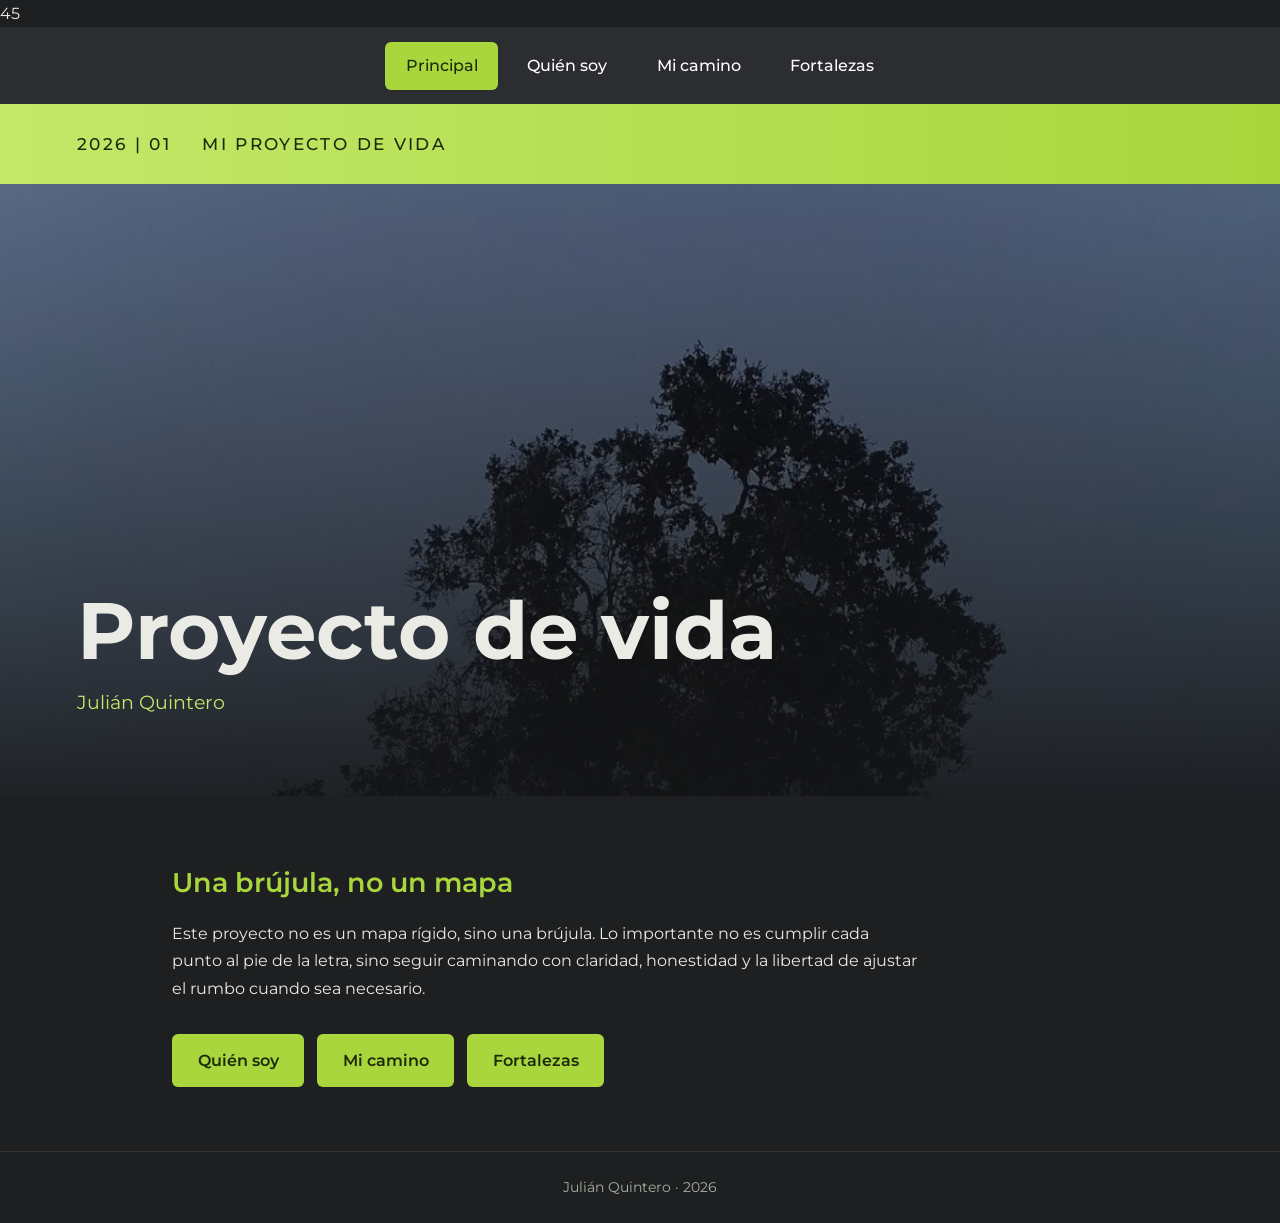
<file: index.html>
45<!DOCTYPE html>
<html lang="es">
<head>
  <meta charset="UTF-8">
  <meta name="viewport" content="width=device-width, initial-scale=1">
  <title>Proyecto de vida · Julián Quintero</title>
  <link rel="stylesheet" href="style.css">
</head>
<body>

  <!-- MENÚ EN COMÚN (igual en todas las páginas) -->
  <nav class="menu">
    <ul>
      <li><a href="index.html" class="activo">Principal</a></li>
      <li><a href="quien-soy.html">Quién soy</a></li>
      <li><a href="mi-camino.html">Mi camino</a></li>
      <li><a href="fortalezas.html">Fortalezas</a></li>
    </ul>
  </nav>

  <div class="franja"><span>2026 | 01</span> Mi proyecto de vida</div>

  <header class="portada">
    <div>
      <h1>Proyecto de vida</h1>
      <p>Julián Quintero</p>
    </div>
  </header>

  <main class="contenido">
    <h2>Una brújula, no un mapa</h2>
    <p>Este proyecto no es un mapa rígido, sino una brújula. Lo importante no es cumplir cada punto al pie de la letra, sino seguir caminando con claridad, honestidad y la libertad de ajustar el rumbo cuando sea necesario.</p>
    <div class="botones">
      <a class="boton" href="quien-soy.html">Quién soy</a>
      <a class="boton" href="mi-camino.html">Mi camino</a>
      <a class="boton" href="fortalezas.html">Fortalezas</a>
    </div>
  </main>

  <footer>Julián Quintero · 2026</footer>
</body>
</html>
</file>
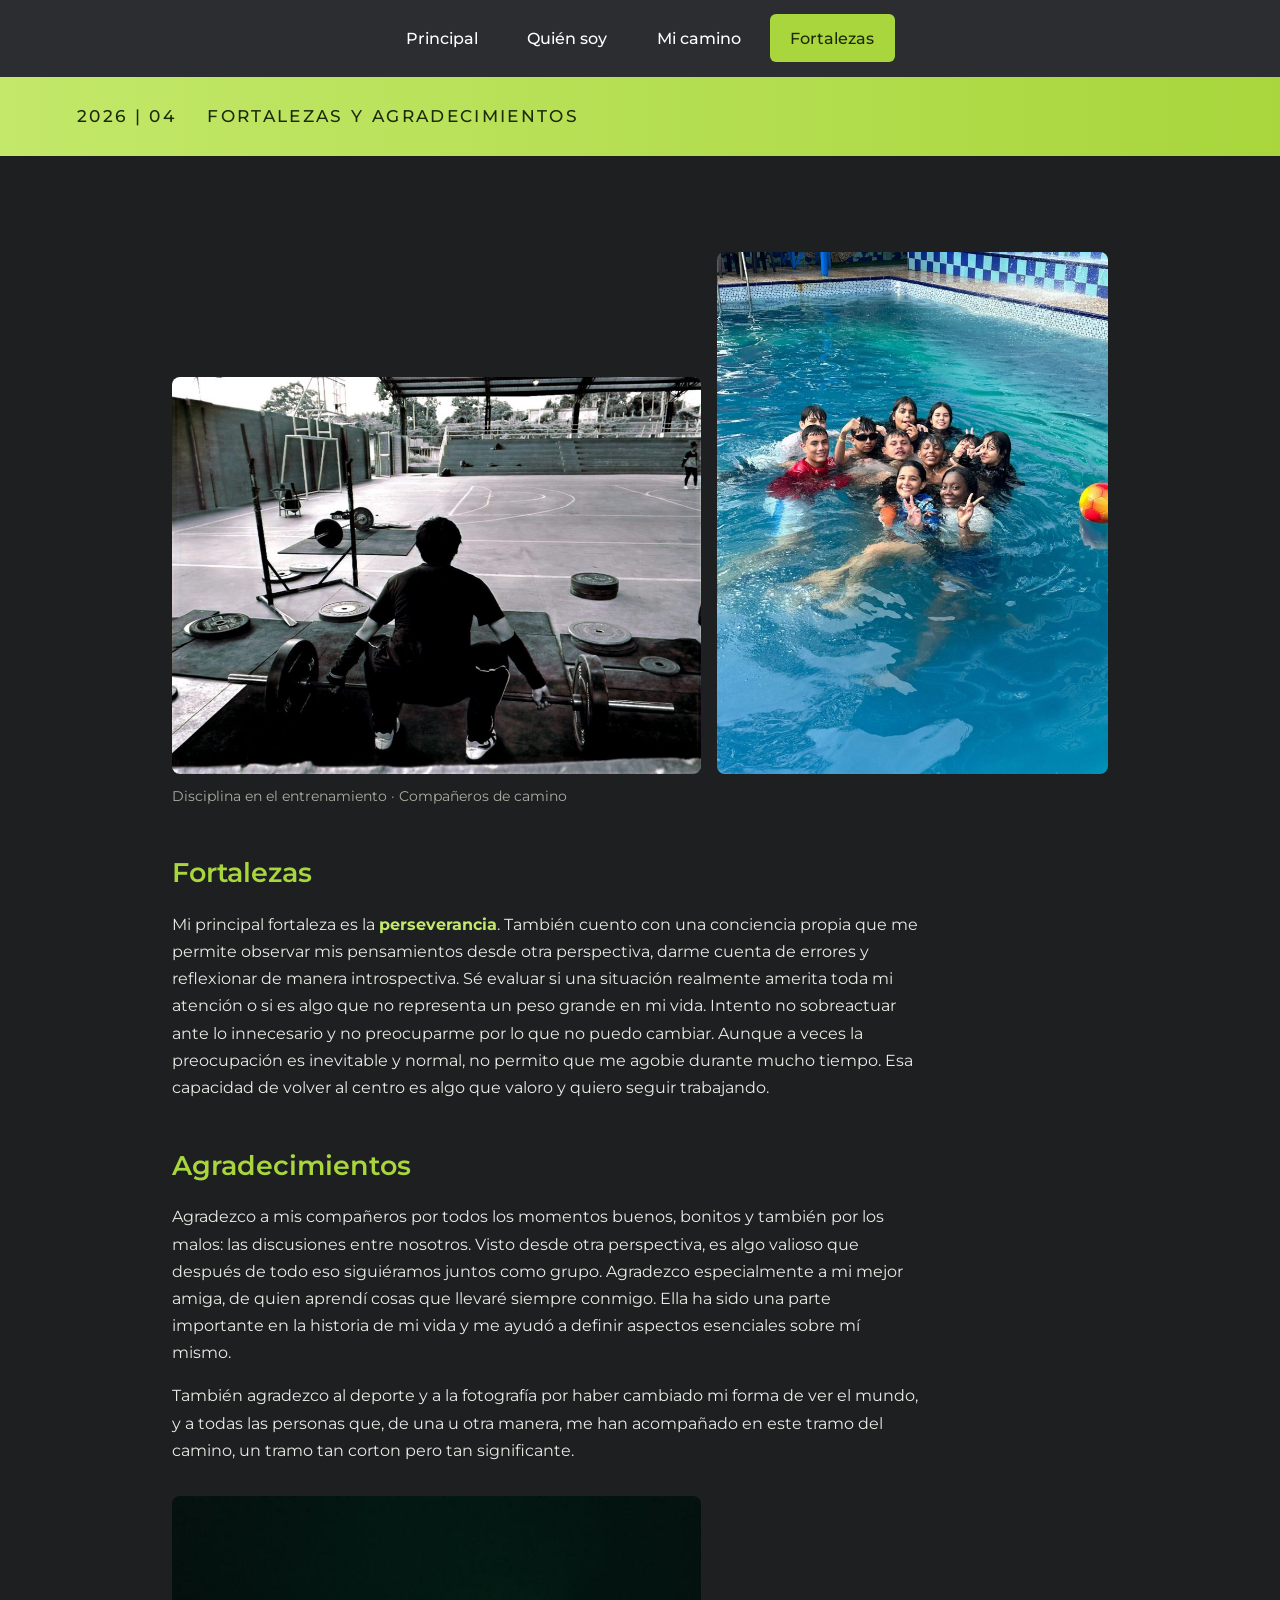
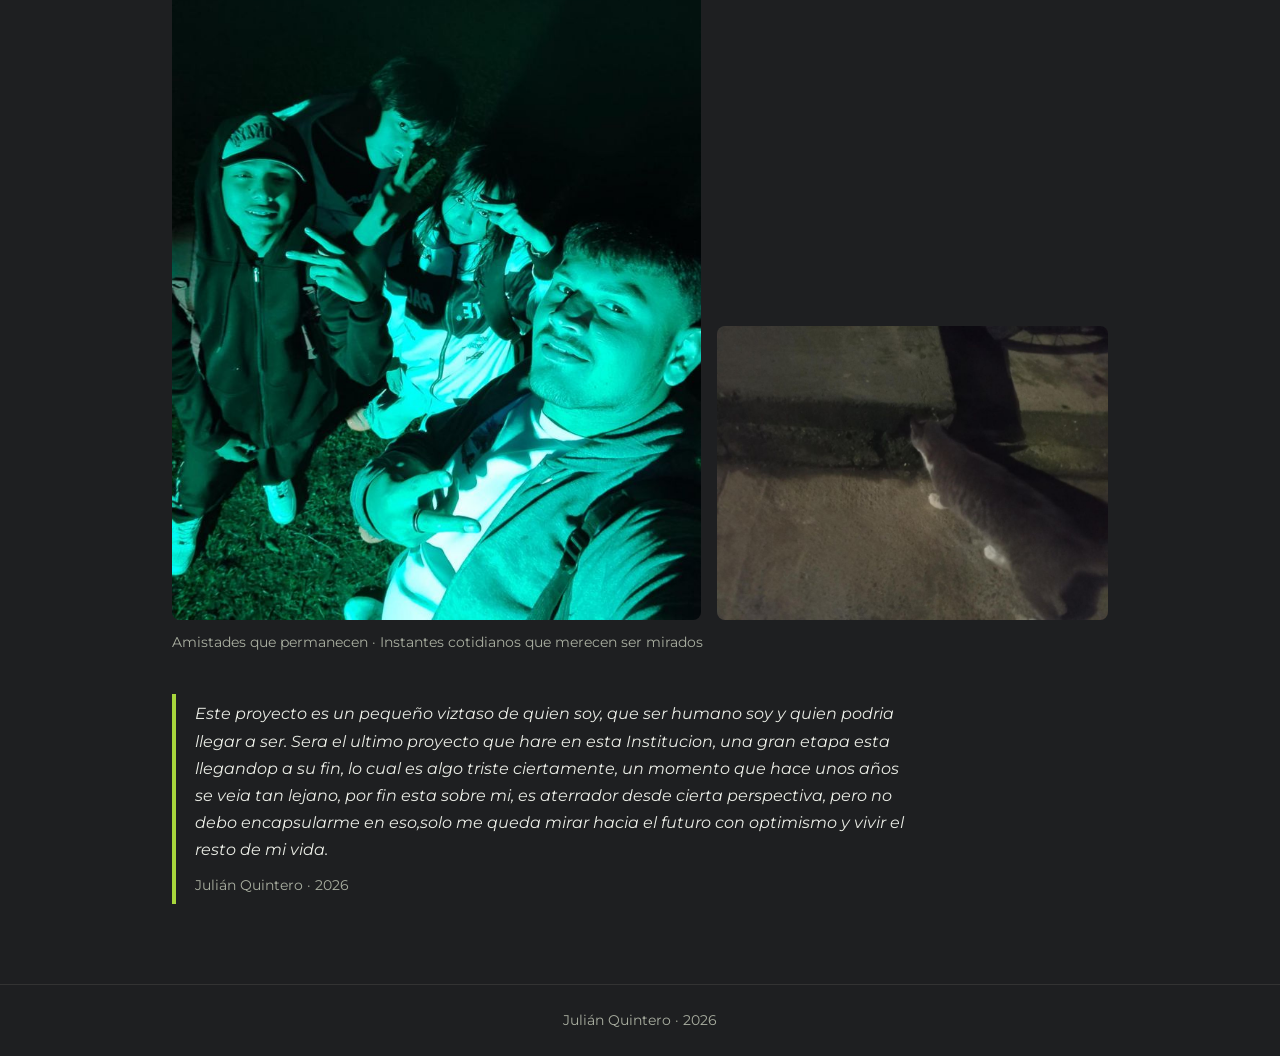
<file: fortalezas.html>
<!DOCTYPE html>
<html lang="es">
<head>
  <meta charset="UTF-8">
  <meta name="viewport" content="width=device-width, initial-scale=1">
  <title>Fortalezas · Julián Quintero</title>
  <link rel="stylesheet" href="style.css">
</head>
<body>

  <!-- MENÚ EN COMÚN (igual en todas las páginas) -->
  <nav class="menu">
    <ul>
      <li><a href="index.html">Principal</a></li>
      <li><a href="quien-soy.html">Quién soy</a></li>
      <li><a href="mi-camino.html">Mi camino</a></li>
      <li><a href="fortalezas.html" class="activo">Fortalezas</a></li>
    </ul>
  </nav>

  <div class="franja"><span>2026 | 04</span> Fortalezas y agradecimientos</div>

  <main class="contenido">
    <figure>
      <div class="fotos asim">
        <img src="img/entrenamiento.jpg" alt="Silueta frente a una barra, en blanco y negro">
        <img src="img/piscina.jpg" alt="Grupo de compañeros en una piscina">
      </div>
      <figcaption>Disciplina en el entrenamiento · Compañeros de camino</figcaption>
    </figure>
    <h2>Fortalezas</h2>
    <p>Mi principal fortaleza es la <strong>perseverancia</strong>. También cuento con una conciencia propia que me permite observar mis pensamientos desde otra perspectiva, darme cuenta de errores y reflexionar de manera introspectiva. Sé evaluar si una situación realmente amerita toda mi atención o si es algo que no representa un peso grande en mi vida. Intento no sobreactuar ante lo innecesario y no preocuparme por lo que no puedo cambiar. Aunque a veces la preocupación es inevitable y normal, no permito que me agobie durante mucho tiempo. Esa capacidad de volver al centro es algo que valoro y quiero seguir trabajando.</p>
    <h2>Agradecimientos</h2>
    <p>Agradezco a mis compañeros por todos los momentos buenos, bonitos y también por los malos: las discusiones entre nosotros. Visto desde otra perspectiva, es algo valioso que después de todo eso siguiéramos juntos como grupo. Agradezco especialmente a mi mejor amiga, de quien aprendí cosas que llevaré siempre conmigo. Ella ha sido una parte importante en la historia de mi vida y me ayudó a definir aspectos esenciales sobre mí mismo.</p>
    <p>También agradezco al deporte y a la fotografía por haber cambiado mi forma de ver el mundo, y a todas las personas que, de una u otra manera, me han acompañado en este tramo del camino, un tramo tan corton pero tan significante.</p>
    <figure>
      <div class="fotos asim">
        <img src="img/amigos.jpg" alt="Selfie nocturna de amigos con luz verde">
        <img src="img/gato.jpg" alt="Un gato caminando de noche">
      </div>
      <figcaption>Amistades que permanecen · Instantes cotidianos que merecen ser mirados</figcaption>
    </figure>
    <p class="cita">Este proyecto es un pequeño viztaso de quien soy, que ser humano soy y quien podria llegar a ser.  Sera el ultimo proyecto que hare en esta Institucion, una gran etapa esta llegandop a su fin, lo cual es algo triste ciertamente, un momento que hace unos años se veia tan lejano, por fin esta sobre mi, es aterrador desde cierta perspectiva, pero no debo encapsularme en eso,solo me queda mirar hacia el futuro con optimismo y vivir el resto de mi vida.<span>Julián Quintero · 2026</span></p>
  </main>

  <footer>Julián Quintero · 2026</footer>
</body>
</html>
</file>
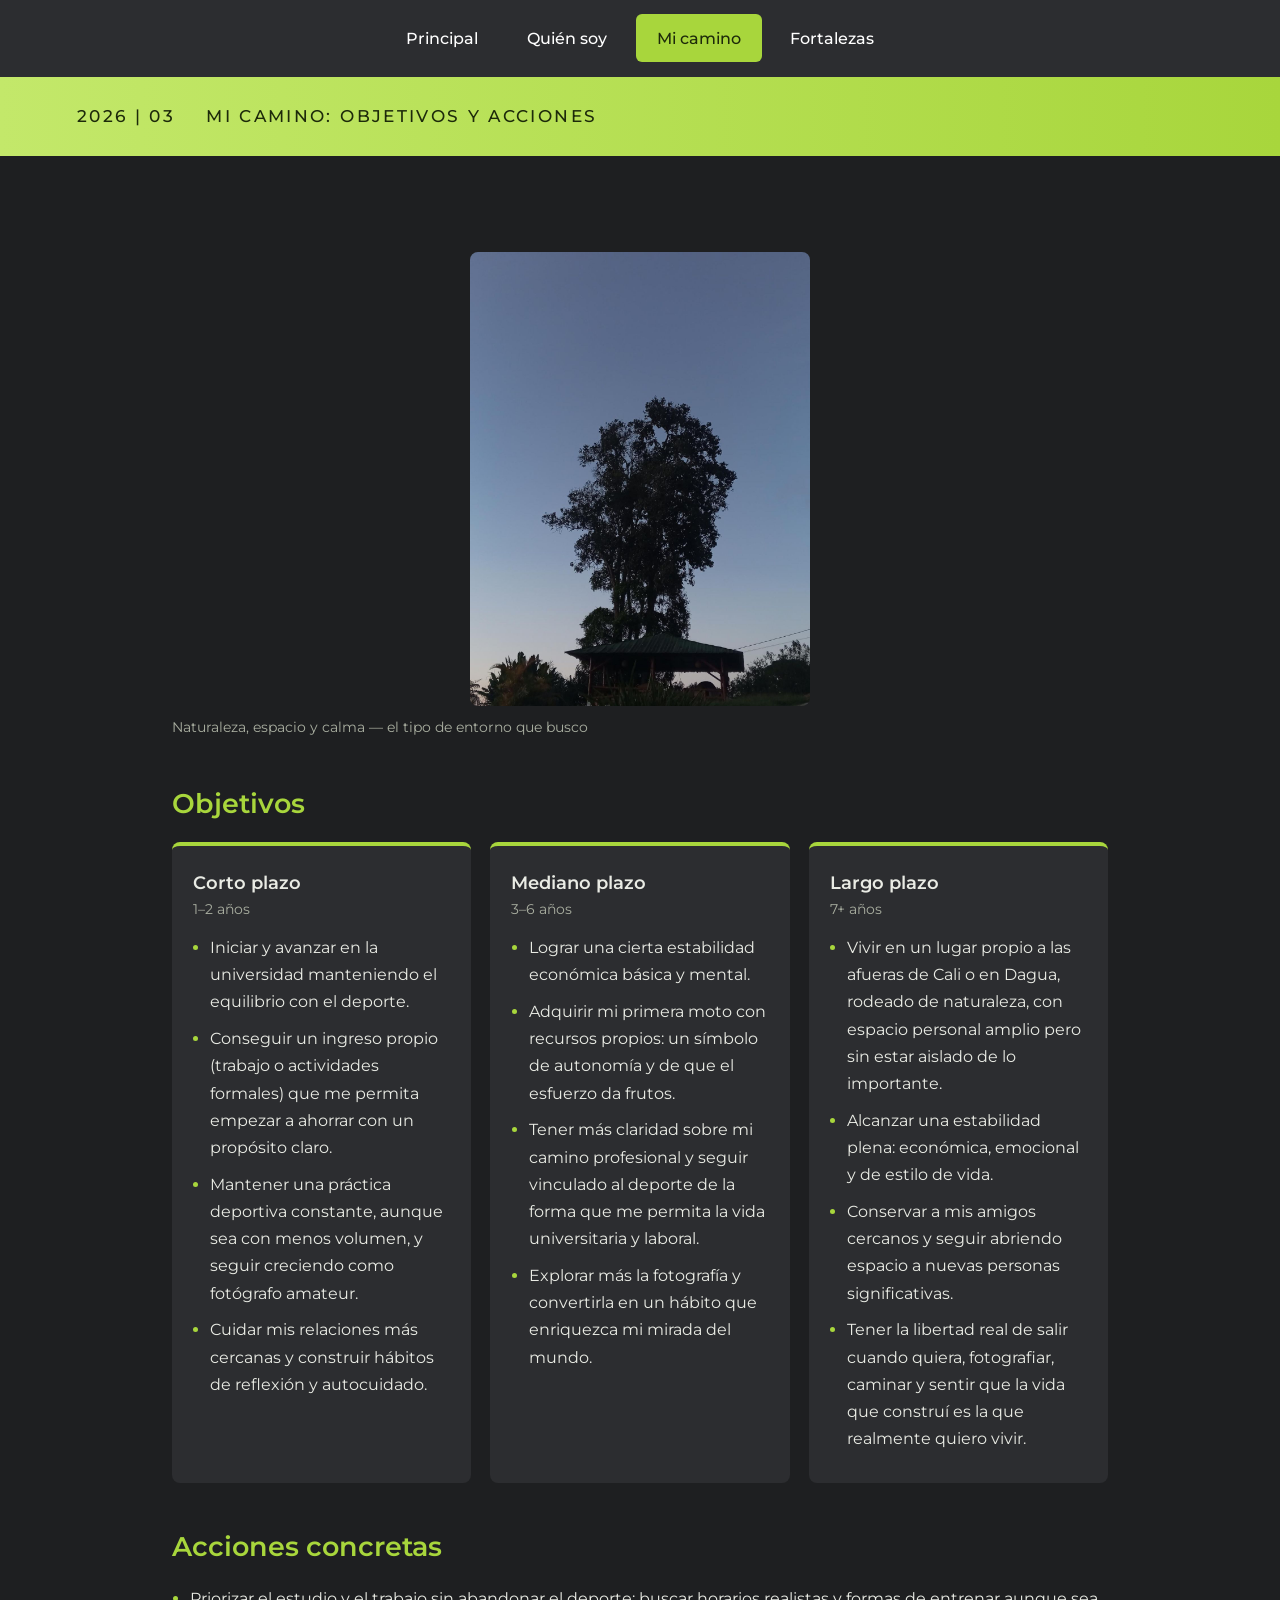
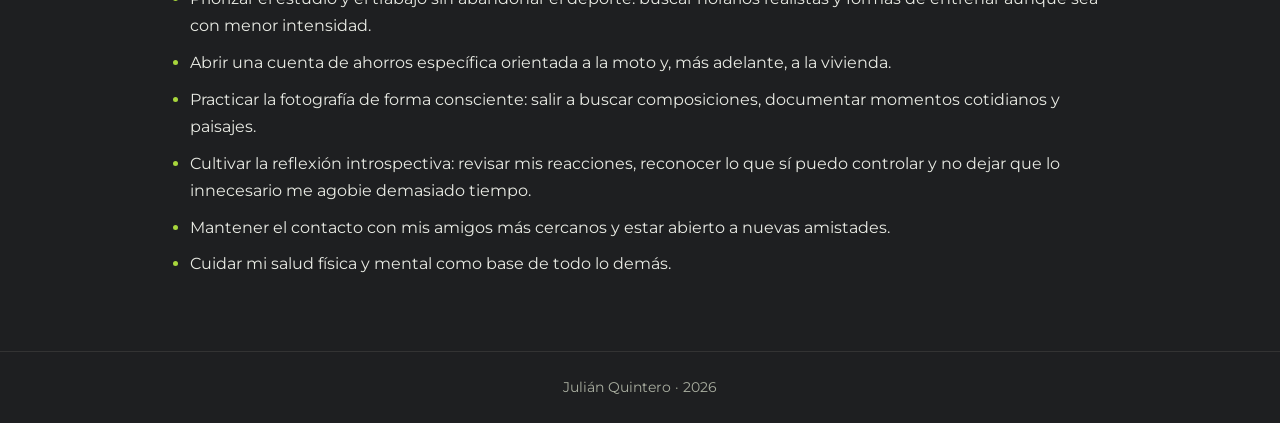
<file: mi-camino.html>
<!DOCTYPE html>
<html lang="es">
<head>
  <meta charset="UTF-8">
  <meta name="viewport" content="width=device-width, initial-scale=1">
  <title>Mi camino · Julián Quintero</title>
  <link rel="stylesheet" href="style.css">
</head>
<body>

  <!-- MENÚ EN COMÚN (igual en todas las páginas) -->
  <nav class="menu">
    <ul>
      <li><a href="index.html">Principal</a></li>
      <li><a href="quien-soy.html">Quién soy</a></li>
      <li><a href="mi-camino.html" class="activo">Mi camino</a></li>
      <li><a href="fortalezas.html">Fortalezas</a></li>
    </ul>
  </nav>

  <div class="franja"><span>2026 | 03</span> Mi camino: objetivos y acciones</div>

  <main class="contenido">
    <figure>
      <div class="fotos centro"><img src="img/arbol.jpg" alt="Árbol grande al atardecer"></div>
      <figcaption>Naturaleza, espacio y calma — el tipo de entorno que busco</figcaption>
    </figure>
    <h2>Objetivos</h2>
    <div class="plazos">
      <section class="plazo">
        <h3>Corto plazo <small>1–2 años</small></h3>
        <ul class="lista">
          <li>Iniciar y avanzar en la universidad manteniendo el equilibrio con el deporte.</li>
          <li>Conseguir un ingreso propio (trabajo o actividades formales) que me permita empezar a ahorrar con un propósito claro.</li>
          <li>Mantener una práctica deportiva constante, aunque sea con menos volumen, y seguir creciendo como fotógrafo amateur.</li>
          <li>Cuidar mis relaciones más cercanas y construir hábitos de reflexión y autocuidado.</li>
        </ul>
      </section>
      <section class="plazo">
        <h3>Mediano plazo <small>3–6 años</small></h3>
        <ul class="lista">
          <li>Lograr una cierta estabilidad económica básica y mental.</li>
          <li>Adquirir mi primera moto con recursos propios: un símbolo de autonomía y de que el esfuerzo da frutos.</li>
          <li>Tener más claridad sobre mi camino profesional y seguir vinculado al deporte de la forma que me permita la vida universitaria y laboral.</li>
          <li>Explorar más la fotografía y convertirla en un hábito que enriquezca mi mirada del mundo.</li>
        </ul>
      </section>
      <section class="plazo">
        <h3>Largo plazo <small>7+ años</small></h3>
        <ul class="lista">
          <li>Vivir en un lugar propio a las afueras de Cali o en Dagua, rodeado de naturaleza, con espacio personal amplio pero sin estar aislado de lo importante.</li>
          <li>Alcanzar una estabilidad plena: económica, emocional y de estilo de vida.</li>
          <li>Conservar a mis amigos cercanos y seguir abriendo espacio a nuevas personas significativas.</li>
          <li>Tener la libertad real de salir cuando quiera, fotografiar, caminar y sentir que la vida que construí es la que realmente quiero vivir.</li>
        </ul>
      </section>
    </div>
    <h2>Acciones concretas</h2>
    <ul class="lista">
      <li>Priorizar el estudio y el trabajo sin abandonar el deporte: buscar horarios realistas y formas de entrenar aunque sea con menor intensidad.</li>
      <li>Abrir una cuenta de ahorros específica orientada a la moto y, más adelante, a la vivienda.</li>
      <li>Practicar la fotografía de forma consciente: salir a buscar composiciones, documentar momentos cotidianos y paisajes.</li>
      <li>Cultivar la reflexión introspectiva: revisar mis reacciones, reconocer lo que sí puedo controlar y no dejar que lo innecesario me agobie demasiado tiempo.</li>
      <li>Mantener el contacto con mis amigos más cercanos y estar abierto a nuevas amistades.</li>
      <li>Cuidar mi salud física y mental como base de todo lo demás.</li>
    </ul>
  </main>

  <footer>Julián Quintero · 2026</footer>
</body>
</html>
</file>
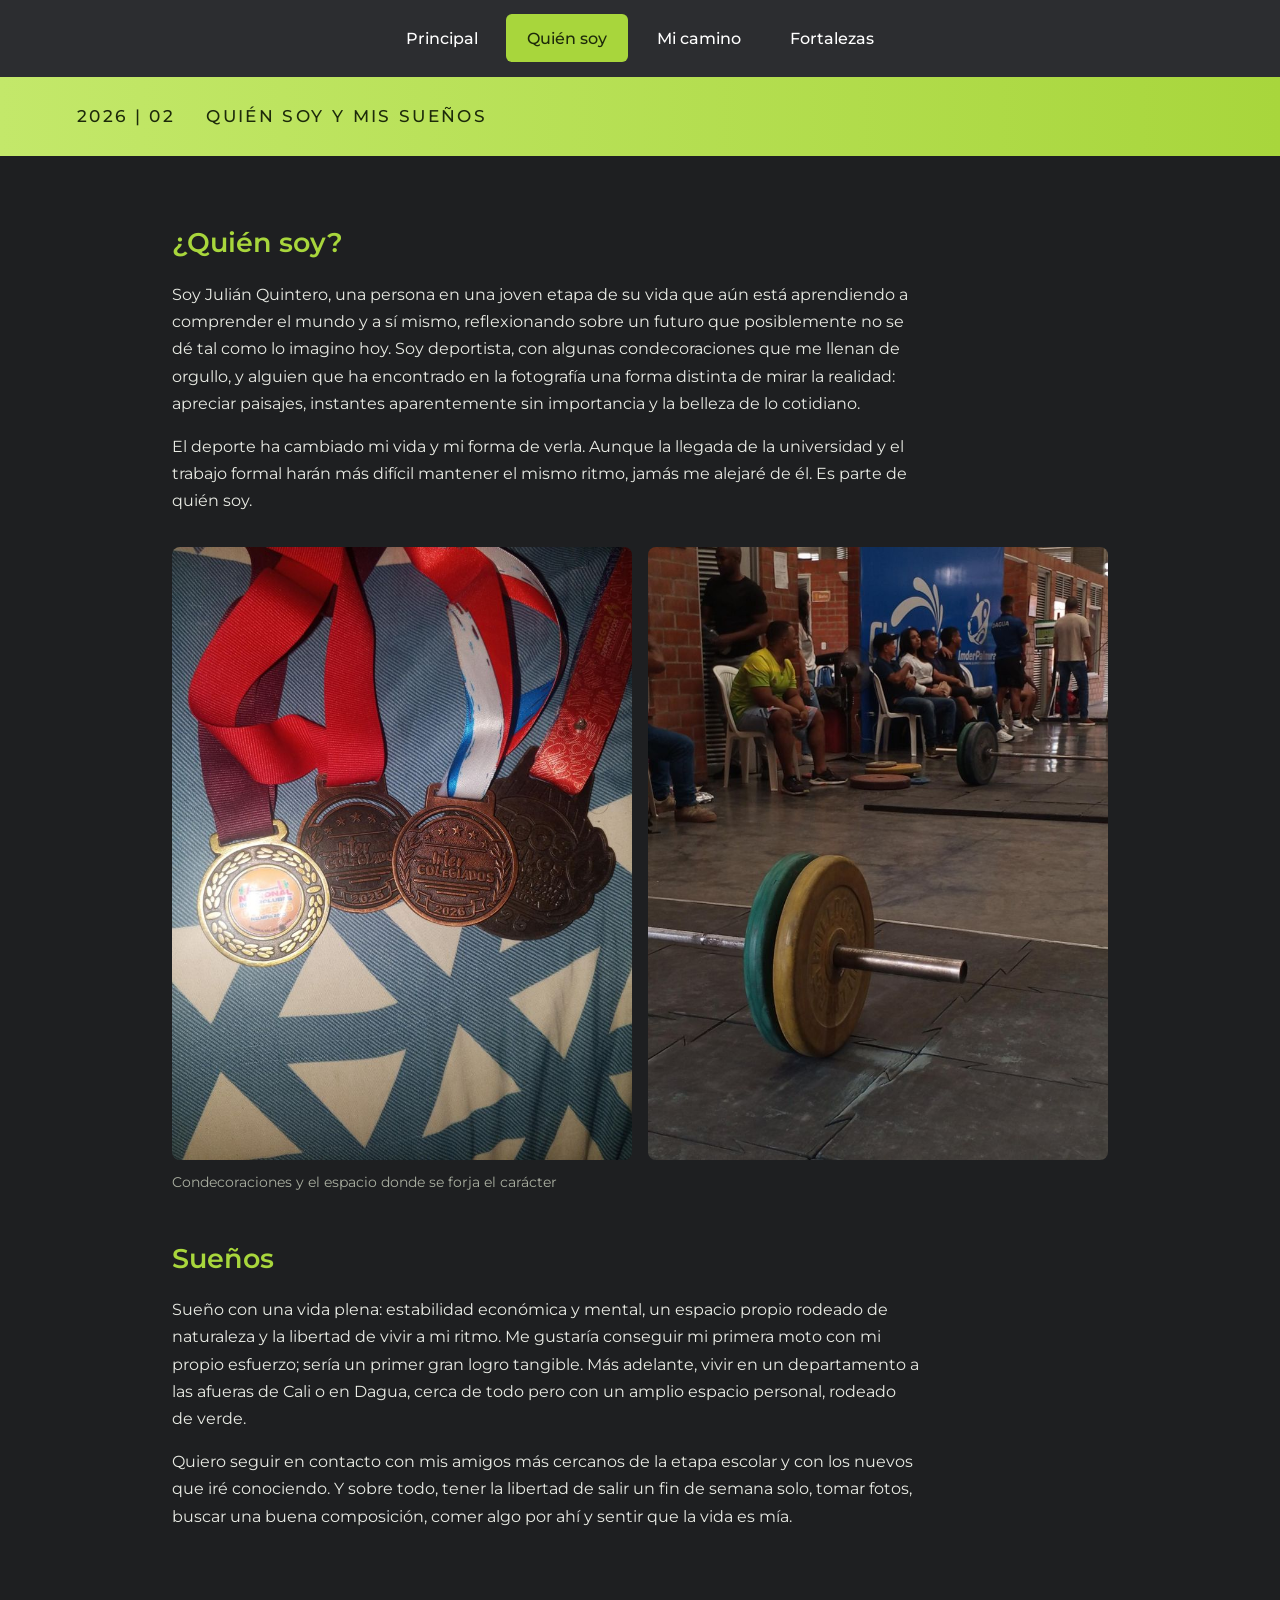
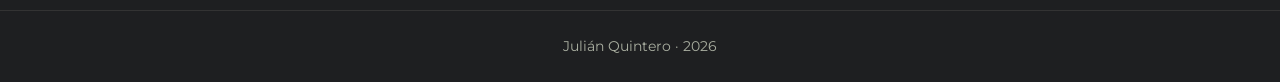
<file: quien-soy.html>
<!DOCTYPE html>
<html lang="es">
<head>
  <meta charset="UTF-8">
  <meta name="viewport" content="width=device-width, initial-scale=1">
  <title>Quién soy · Julián Quintero</title>
  <link rel="stylesheet" href="style.css">
</head>
<body>

  <!-- MENÚ EN COMÚN (igual en todas las páginas) -->
  <nav class="menu">
    <ul>
      <li><a href="index.html">Principal</a></li>
      <li><a href="quien-soy.html" class="activo">Quién soy</a></li>
      <li><a href="mi-camino.html">Mi camino</a></li>
      <li><a href="fortalezas.html">Fortalezas</a></li>
    </ul>
  </nav>

  <div class="franja"><span>2026 | 02</span> Quién soy y mis sueños</div>

  <main class="contenido">
    <h2>¿Quién soy?</h2>
    <p>Soy Julián Quintero, una persona en una joven etapa de su vida que aún está aprendiendo a comprender el mundo y a sí mismo, reflexionando sobre un futuro que posiblemente no se dé tal como lo imagino hoy. Soy deportista, con algunas condecoraciones que me llenan de orgullo, y alguien que ha encontrado en la fotografía una forma distinta de mirar la realidad: apreciar paisajes, instantes aparentemente sin importancia y la belleza de lo cotidiano.</p>
    <p>El deporte ha cambiado mi vida y mi forma de verla. Aunque la llegada de la universidad y el trabajo formal harán más difícil mantener el mismo ritmo, jamás me alejaré de él. Es parte de quién soy.</p>
    <figure>
      <div class="fotos dos">
        <img src="img/medallas.jpg" alt="Medallas de competencias con sus cintas">
        <img src="img/barra.jpg" alt="Barra con discos en el lugar de entrenamiento">
      </div>
      <figcaption>Condecoraciones y el espacio donde se forja el carácter</figcaption>
    </figure>
    <h2>Sueños</h2>
    <p>Sueño con una vida plena: estabilidad económica y mental, un espacio propio rodeado de naturaleza y la libertad de vivir a mi ritmo. Me gustaría conseguir mi primera moto con mi propio esfuerzo; sería un primer gran logro tangible. Más adelante, vivir en un departamento a las afueras de Cali o en Dagua, cerca de todo pero con un amplio espacio personal, rodeado de verde.</p>
    <p>Quiero seguir en contacto con mis amigos más cercanos de la etapa escolar y con los nuevos que iré conociendo. Y sobre todo, tener la libertad de salir un fin de semana solo, tomar fotos, buscar una buena composición, comer algo por ahí y sentir que la vida es mía.</p>
  </main>

  <footer>Julián Quintero · 2026</footer>
</body>
</html>
</file>
<file: style.css>
/* =========================================================
   style.css  ·  Estilos compartidos por todas las páginas
   ========================================================= */
@import url('https://fonts.googleapis.com/css2?family=Montserrat:wght@400;500;600;700&display=swap');

:root{
  --fondo:#1e1f21;
  --barra:#2c2d30;
  --texto:#e9ebe4;
  --suave:#a9aea0;
  --lima:#a8d63c;
  --lima-claro:#c3e86a;
  --oscuro:#1d2a0a;
  --fuente:'Montserrat',system-ui,-apple-system,'Segoe UI',Arial,sans-serif;
}
*{box-sizing:border-box;margin:0;padding:0}
body{font-family:var(--fuente);background:var(--fondo);color:var(--texto);line-height:1.7;font-size:16px}
img{display:block;max-width:100%}
a{color:inherit}

/* ---------- MENÚ EN COMÚN ---------- */
.menu{background:var(--barra);position:sticky;top:0;z-index:10}
.menu ul{list-style:none;display:flex;justify-content:center;gap:.5rem;flex-wrap:wrap;padding:.9rem 1rem}
.menu a{
  display:block;text-decoration:none;color:#fff;font-weight:500;
  padding:.65rem 1.3rem;border-radius:6px;transition:background .2s,color .2s;
}
.menu a:hover{background:rgba(255,255,255,.12)}
.menu a.activo{background:var(--lima);color:var(--oscuro)}

/* ---------- FRANJA VERDE DE TÍTULO ---------- */
.franja{
  background:linear-gradient(90deg,var(--lima-claro),var(--lima));
  color:var(--oscuro);text-transform:uppercase;letter-spacing:.14em;font-weight:500;
  padding:1.6rem clamp(1rem,6vw,5rem);font-size:1.05rem;
}
.franja span{margin-right:1.5rem}

/* ---------- PORTADA (solo index) ---------- */
.portada{
  min-height:68vh;display:flex;align-items:flex-end;
  background:linear-gradient(180deg,rgba(0,0,0,.15),rgba(20,21,22,.9)),url('img/arbol.jpg') center 35%/cover no-repeat;
  padding:clamp(1.5rem,6vw,5rem);
}
.portada h1{font-size:clamp(2.4rem,8vw,5rem);line-height:1.05;font-weight:700}
.portada p{margin-top:.8rem;font-size:1.2rem;color:var(--lima-claro)}

/* ---------- CONTENIDO ---------- */
.contenido{width:min(1000px,100%);margin:0 auto;padding:clamp(2rem,6vw,4rem) clamp(1.25rem,5vw,2rem) 4rem}
.contenido h2{font-size:1.7rem;font-weight:600;color:var(--lima);margin:2.6rem 0 .9rem}
.contenido h2:first-child{margin-top:0}
.contenido p{max-width:68ch;margin-bottom:1rem}
.contenido strong{color:var(--lima-claro)}

figure{margin:2rem 0}
figcaption{color:var(--suave);font-size:.9rem;margin-top:.6rem}
.fotos{display:grid;gap:1rem;align-items:end}
.fotos img{width:100%;border-radius:8px;object-fit:cover}
.fotos.dos{grid-template-columns:1fr 1fr}
.fotos.dos img{aspect-ratio:3/4}
.fotos.asim{grid-template-columns:1.35fr 1fr}
.fotos.centro{grid-template-columns:minmax(0,340px);justify-content:center}
.fotos.centro img{aspect-ratio:3/4}

.cita{border-left:4px solid var(--lima);padding:.4rem 0 .4rem 1.2rem;margin:2.5rem 0 0;max-width:60ch;color:var(--texto);font-style:italic}
.cita span{display:block;margin-top:.6rem;font-style:normal;font-size:.9rem;color:var(--suave)}

/* ---------- OBJETIVOS (tarjetas por plazo) ---------- */
.plazos{display:grid;grid-template-columns:repeat(3,1fr);gap:1.2rem}
.plazo{background:var(--barra);border-top:4px solid var(--lima);border-radius:8px;padding:1.3rem}
.plazo h3{font-size:1.15rem;font-weight:600}
.plazo h3 small{display:block;color:var(--suave);font-weight:400;font-size:.85rem;margin-bottom:.8rem}
ul.lista{margin:.6rem 0 0 1.1rem}
ul.lista li{margin-bottom:.6rem}
ul.lista li::marker{color:var(--lima)}

/* ---------- BOTONES ---------- */
.botones{display:flex;flex-wrap:wrap;gap:.8rem;margin-top:2rem}
.boton{display:inline-block;text-decoration:none;font-weight:600;background:var(--lima);color:var(--oscuro);padding:.8rem 1.6rem;border-radius:6px;transition:background .2s}
.boton:hover{background:var(--lima-claro)}

footer{text-align:center;color:var(--suave);font-size:.85rem;padding:1.5rem;border-top:1px solid #333}

@media (max-width:820px){
  .plazos{grid-template-columns:1fr}
  .fotos.asim{grid-template-columns:1fr}
}
</file>
